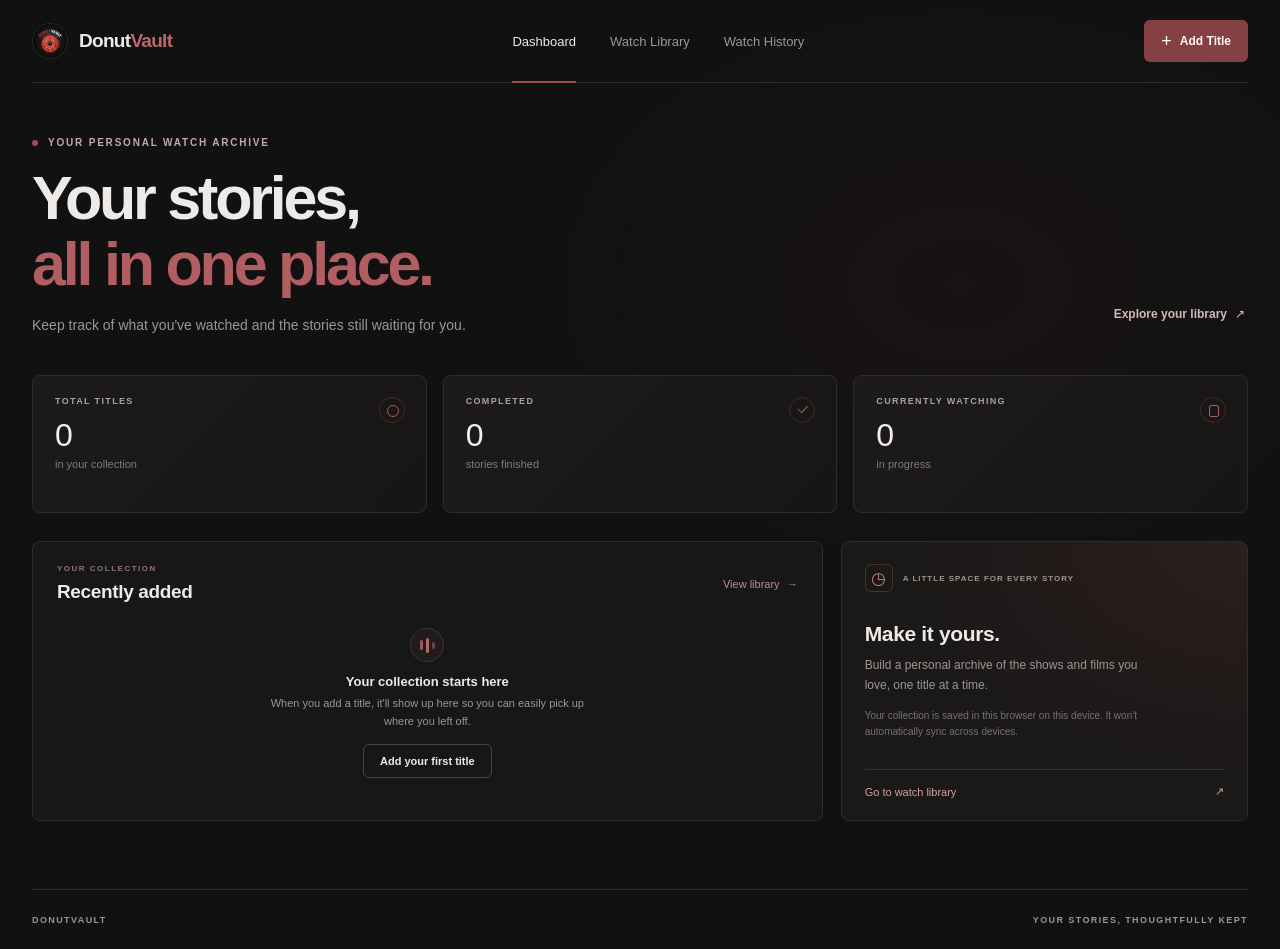
<file: index.html>
<!doctype html>
<html lang="en">
  <head>
    <meta charset="utf-8">
    <meta name="viewport" content="width=device-width, initial-scale=1">
    <meta name="theme-color" content="#111111">
    <meta name="description" content="Your personal home for the anime, films, and series you watch.">
    <title>Dashboard | DonutVault</title>
    <link rel="stylesheet" href="css/style.css">
    <script src="js/storage.js" defer></script>
    <script src="js/dashboard.js" defer></script>
  </head>
  <body>
    <div class="page-shell">
      <header class="site-header">
        <a class="brand" href="index.html" aria-label="DonutVault dashboard">
          <img class="brand__logo" src="logo.jfif" alt="">
          <span class="brand__name">Donut<span>Vault</span></span>
        </a>
        <nav class="primary-nav" aria-label="Main navigation">
          <a class="primary-nav__link primary-nav__link--active" href="index.html" aria-current="page">Dashboard</a>
          <a class="primary-nav__link" href="library.html">Watch Library</a>
          <a class="primary-nav__link" href="history.html">Watch History</a>
        </nav>
        <a class="button button--primary header-action" href="add-title.html">
          <span aria-hidden="true">+</span> Add Title
        </a>
      </header>

      <main class="dashboard-main">
        <section class="welcome" aria-labelledby="welcome-title">
          <div>
            <p class="eyebrow"><span class="eyebrow__dot"></span> YOUR PERSONAL WATCH ARCHIVE</p>
            <h1 id="welcome-title">Your stories,<br><span>all in one place.</span></h1>
            <p class="welcome__copy">Keep track of what you've watched and the stories still waiting for you.</p>
          </div>
          <a class="button button--quiet welcome__link" href="library.html">
            Explore your library <span aria-hidden="true">↗</span>
          </a>
        </section>

        <section class="stats-grid" aria-label="Collection summary">
          <article class="stat-card">
            <span class="stat-card__label">TOTAL TITLES</span>
            <strong class="stat-card__value" data-stat="total">0</strong>
            <span class="stat-card__detail">in your collection</span>
            <span class="stat-card__mark stat-card__mark--total" aria-hidden="true"></span>
          </article>
          <article class="stat-card">
            <span class="stat-card__label">COMPLETED</span>
            <strong class="stat-card__value" data-stat="completed">0</strong>
            <span class="stat-card__detail">stories finished</span>
            <span class="stat-card__mark stat-card__mark--complete" aria-hidden="true"></span>
          </article>
          <article class="stat-card">
            <span class="stat-card__label">CURRENTLY WATCHING</span>
            <strong class="stat-card__value" data-stat="watching">0</strong>
            <span class="stat-card__detail">in progress</span>
            <span class="stat-card__mark stat-card__mark--watching" aria-hidden="true"></span>
          </article>
        </section>

        <div class="dashboard-grid">
          <section class="panel recent-panel" aria-labelledby="recent-title">
            <div class="panel__heading">
              <div>
                <p class="eyebrow eyebrow--small">YOUR COLLECTION</p>
                <h2 id="recent-title">Recently added</h2>
              </div>
              <a class="text-link" href="library.html">View library <span aria-hidden="true">→</span></a>
            </div>
            <div id="recent-empty" class="empty-state">
              <div class="empty-state__icon" aria-hidden="true">
                <span></span><span></span><span></span>
              </div>
              <h3>Your collection starts here</h3>
              <p>When you add a title, it'll show up here so you can easily pick up where you left off.</p>
              <a class="button button--outline" href="add-title.html">Add your first title</a>
            </div>
            <div id="recent-list" class="recent-list" hidden></div>
            <p id="dashboard-error" class="library-error" role="alert" hidden></p>
          </section>

          <aside class="library-card" aria-labelledby="library-card-title">
            <div class="library-card__topline">
              <span class="library-card__icon" aria-hidden="true">◷</span>
              <span class="library-card__label">A LITTLE SPACE FOR EVERY STORY</span>
            </div>
            <div>
              <h2 id="library-card-title">Make it yours.</h2>
              <p>Build a personal archive of the shows and films you love, one title at a time.</p>
              <p class="storage-note">Your collection is saved in this browser on this device. It won't automatically sync across devices.</p>
            </div>
            <a class="library-card__link" href="library.html">Go to watch library <span aria-hidden="true">↗</span></a>
          </aside>
        </div>
      </main>

      <footer class="site-footer">
        <span>DONUTVAULT</span>
        <span>YOUR STORIES, THOUGHTFULLY KEPT</span>
      </footer>
    </div>
  </body>
</html>
</file>
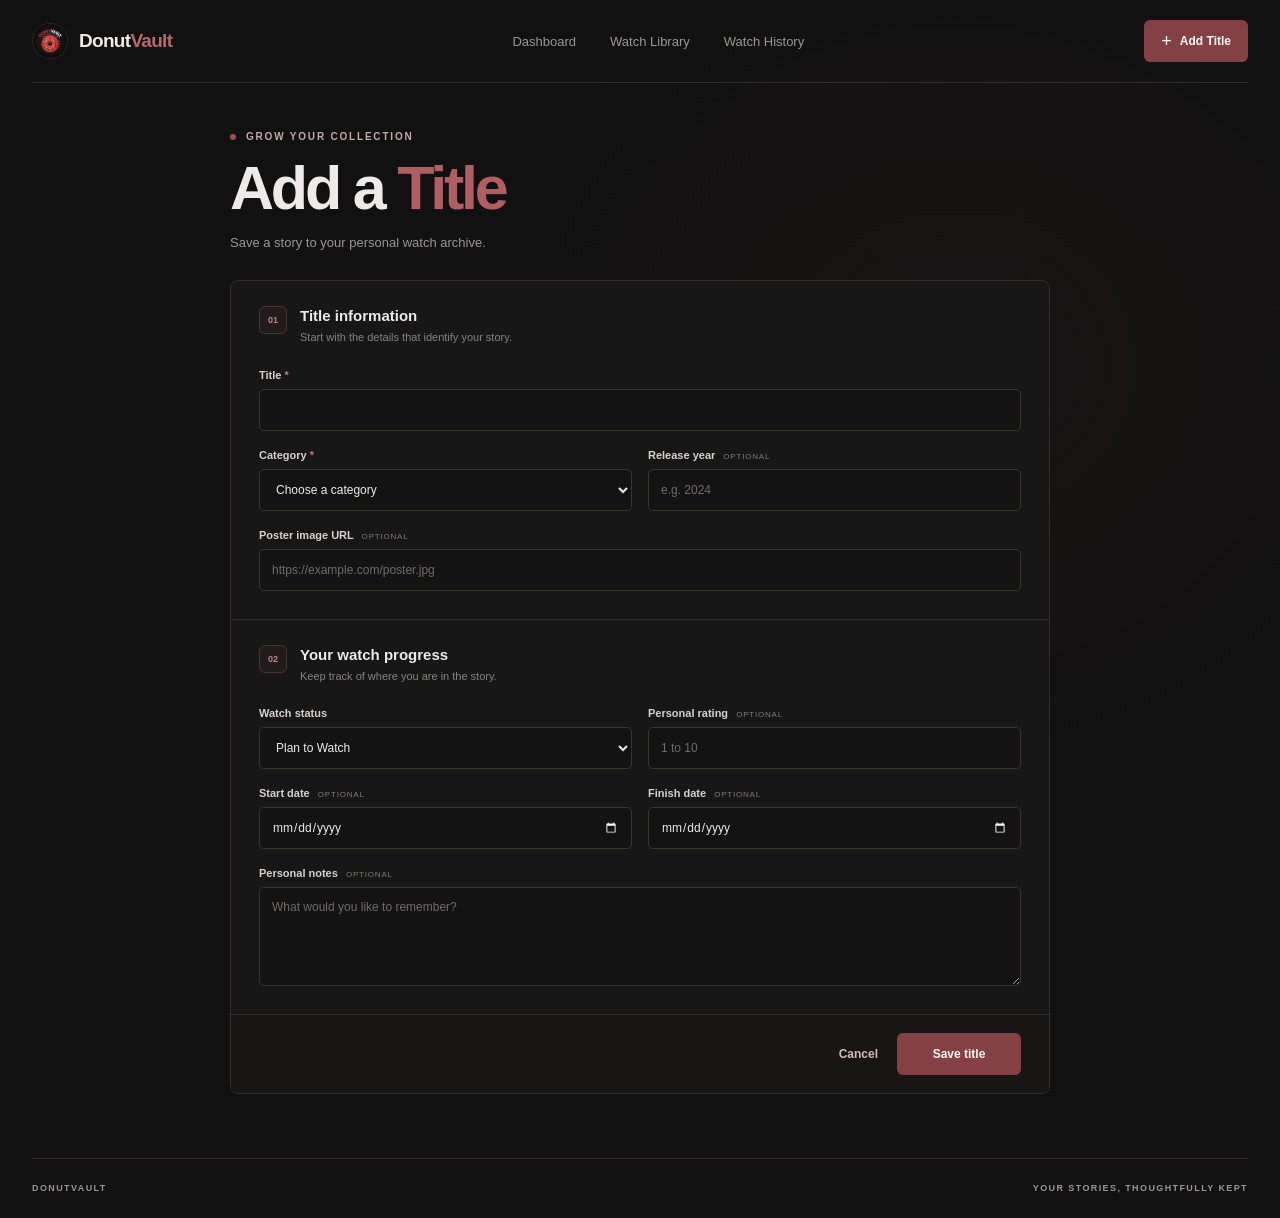
<file: add-title.html>
<!doctype html>
<html lang="en">
  <head>
    <meta charset="utf-8">
    <meta name="viewport" content="width=device-width, initial-scale=1">
    <meta name="theme-color" content="#111111">
    <meta name="description" content="Add or edit a title in your personal watch archive.">
    <title>Add a Title | DonutVault</title>
    <link rel="stylesheet" href="css/style.css">
    <script src="js/storage.js" defer></script>
    <script src="js/form.js" defer></script>
  </head>
  <body>
    <div class="page-shell">
      <header class="site-header">
        <a class="brand" href="index.html" aria-label="DonutVault dashboard">
          <img class="brand__logo" src="logo.jfif" alt="">
          <span class="brand__name">Donut<span>Vault</span></span>
        </a>
        <nav class="primary-nav" aria-label="Main navigation">
          <a class="primary-nav__link" href="index.html">Dashboard</a>
          <a class="primary-nav__link" href="library.html">Watch Library</a>
          <a class="primary-nav__link" href="history.html">Watch History</a>
        </nav>
        <a class="button button--primary header-action" href="add-title.html" aria-current="page">
          <span aria-hidden="true">+</span> Add Title
        </a>
      </header>
      <main class="form-main">
        <section class="form-heading" aria-labelledby="page-title">
          <p class="eyebrow"><span class="eyebrow__dot"></span> GROW YOUR COLLECTION</p>
          <h1 id="page-title">Add a <span>Title</span></h1>
          <p>Save a story to your personal watch archive.</p>
        </section>

        <div id="form-feedback" class="form-feedback" role="alert" hidden></div>
        <form id="title-form" class="title-form" novalidate>
          <div class="form-section">
            <div class="form-section__heading">
              <span class="form-section__number">01</span>
              <div>
                <h2>Title information</h2>
                <p>Start with the details that identify your story.</p>
              </div>
            </div>
            <div class="form-grid">
              <label class="form-field form-field--wide" for="title">
                <span>Title <span class="required-mark" aria-hidden="true">*</span></span>
                <input id="title" name="title" type="text" maxlength="160" autocomplete="off" required aria-describedby="title-error">
                <span id="title-error" class="field-error"></span>
              </label>
              <label class="form-field" for="category">
                <span>Category <span class="required-mark" aria-hidden="true">*</span></span>
                <select id="category" name="category" required aria-describedby="category-error">
                  <option value="">Choose a category</option>
                  <option>Anime Series</option>
                  <option>Anime Movies</option>
                  <option>English Movies</option>
                  <option>Tagalog Movies</option>
                  <option>Other Series</option>
                </select>
                <span id="category-error" class="field-error"></span>
              </label>
              <label class="form-field" for="year">
                <span>Release year <span class="optional-mark">OPTIONAL</span></span>
                <input id="year" name="year" type="number" min="1888" inputmode="numeric" placeholder="e.g. 2024" aria-describedby="year-error">
                <span id="year-error" class="field-error"></span>
              </label>
              <label class="form-field form-field--wide" for="posterUrl">
                <span>Poster image URL <span class="optional-mark">OPTIONAL</span></span>
                <input id="posterUrl" name="posterUrl" type="url" maxlength="2048" placeholder="https://example.com/poster.jpg" aria-describedby="posterUrl-error">
                <span id="posterUrl-error" class="field-error"></span>
              </label>
            </div>
          </div>

          <div class="form-section">
            <div class="form-section__heading">
              <span class="form-section__number">02</span>
              <div>
                <h2>Your watch progress</h2>
                <p>Keep track of where you are in the story.</p>
              </div>
            </div>
            <div class="form-grid">
              <label class="form-field" for="status">
                <span>Watch status</span>
                <select id="status" name="status" required>
                  <option>Plan to Watch</option>
                  <option>Currently Watching</option>
                  <option>Completed</option>
                  <option>On Hold</option>
                  <option>Dropped</option>
                </select>
              </label>
              <label class="form-field" for="rating">
                <span>Personal rating <span class="optional-mark">OPTIONAL</span></span>
                <input id="rating" name="rating" type="number" min="1" max="10" step="0.5" inputmode="decimal" placeholder="1 to 10" aria-describedby="rating-error">
                <span id="rating-error" class="field-error"></span>
              </label>
              <label class="form-field" for="startDate">
                <span>Start date <span class="optional-mark">OPTIONAL</span></span>
                <input id="startDate" name="startDate" type="date" aria-describedby="date-error">
              </label>
              <label class="form-field" for="finishDate">
                <span>Finish date <span class="optional-mark">OPTIONAL</span></span>
                <input id="finishDate" name="finishDate" type="date" aria-describedby="date-error">
              </label>
              <p id="date-error" class="field-error form-field--wide"></p>
              <label class="form-field form-field--wide" for="notes">
                <span>Personal notes <span class="optional-mark">OPTIONAL</span></span>
                <textarea id="notes" name="notes" rows="4" maxlength="2000" placeholder="What would you like to remember?"></textarea>
              </label>
            </div>
          </div>

          <div class="form-actions">
            <a class="button button--quiet" href="library.html">Cancel</a>
            <button class="button button--primary form-submit" type="submit">Save title</button>
          </div>
        </form>
      </main>
      <footer class="site-footer">
        <span>DONUTVAULT</span>
        <span>YOUR STORIES, THOUGHTFULLY KEPT</span>
      </footer>
    </div>
  </body>
</html>
</file>
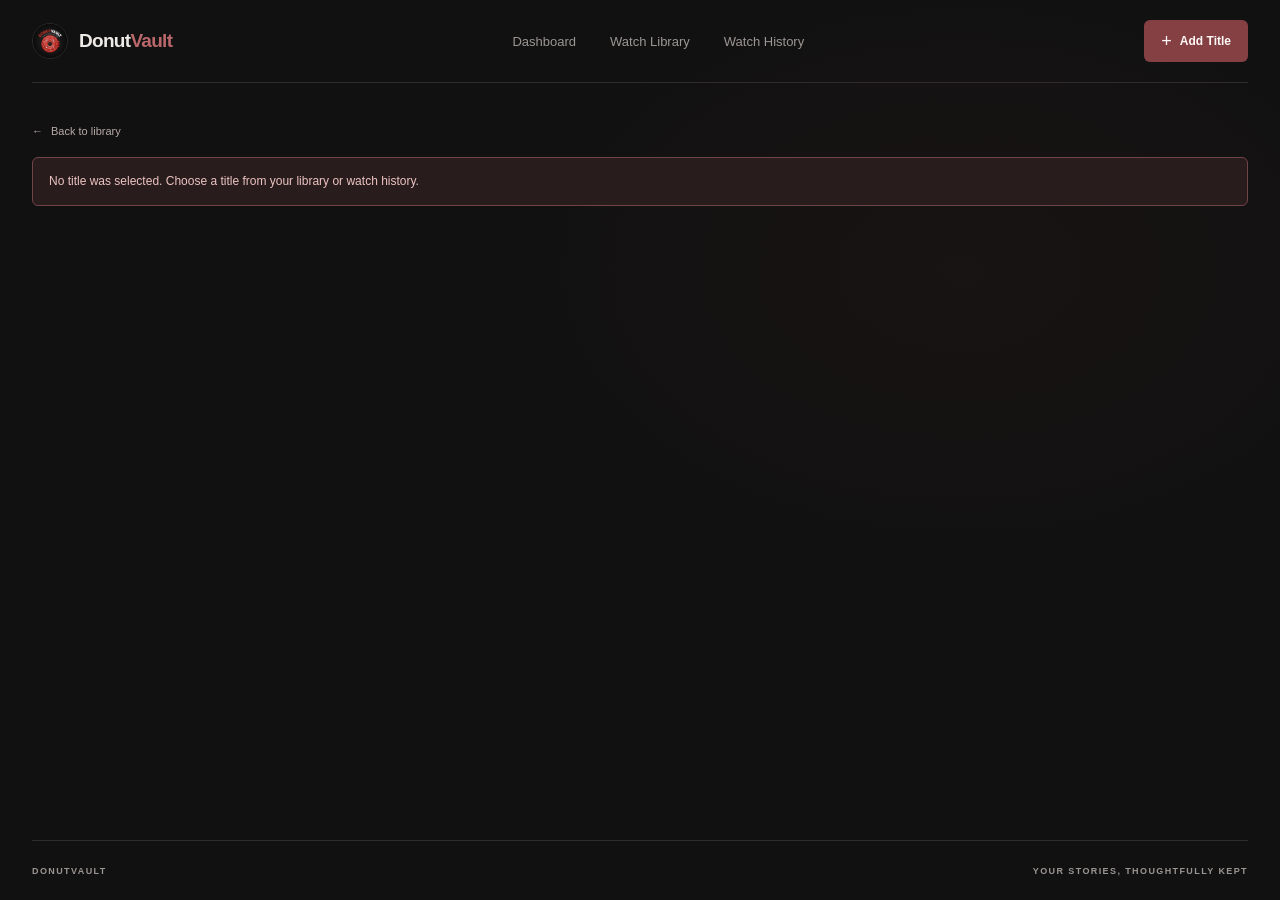
<file: details.html>
<!doctype html>
<html lang="en">
  <head>
    <meta charset="utf-8">
    <meta name="viewport" content="width=device-width, initial-scale=1">
    <meta name="theme-color" content="#111111">
    <meta name="description" content="View details about a title in your personal watch archive.">
    <title>Title Details | DonutVault</title>
    <link rel="stylesheet" href="css/style.css">
    <script src="js/storage.js" defer></script>
    <script src="js/details.js" defer></script>
  </head>
  <body>
    <div class="page-shell">
      <header class="site-header">
        <a class="brand" href="index.html" aria-label="DonutVault dashboard">
          <img class="brand__logo" src="logo.jfif" alt="">
          <span class="brand__name">Donut<span>Vault</span></span>
        </a>
        <nav class="primary-nav" aria-label="Main navigation">
          <a class="primary-nav__link" href="index.html">Dashboard</a>
          <a class="primary-nav__link" href="library.html">Watch Library</a>
          <a class="primary-nav__link" href="history.html">Watch History</a>
        </nav>
        <a class="button button--primary header-action" href="add-title.html">
          <span aria-hidden="true">+</span> Add Title
        </a>
      </header>

      <main class="details-main">
        <a class="back-link" href="library.html"><span aria-hidden="true">←</span> Back to library</a>
        <p id="details-error" class="library-error" role="alert" hidden></p>
        <article id="title-details" class="details-card" hidden>
          <div class="details-card__poster" id="details-poster"></div>
          <div class="details-card__content">
            <p class="eyebrow"><span class="eyebrow__dot"></span> TITLE DETAILS</p>
            <p class="details-card__category" id="details-category"></p>
            <h1 id="details-title"></h1>
            <div class="details-card__status">
              <span class="status-badge" id="details-status"></span>
              <span id="details-year" class="details-card__year"></span>
              <span id="details-rating" class="title-card__rating"></span>
            </div>
            <dl class="details-metadata">
              <div>
                <dt>Started watching</dt>
                <dd id="details-start-date"></dd>
              </div>
              <div>
                <dt>Finished watching</dt>
                <dd id="details-finish-date"></dd>
              </div>
            </dl>
            <section id="details-notes-section" class="details-notes" hidden>
              <h2>Personal notes</h2>
              <p id="details-notes"></p>
            </section>
            <div class="details-actions">
              <a id="details-edit" class="button button--primary" href="#">Edit title</a>
              <button id="details-delete" class="button button--danger" type="button">Delete title</button>
            </div>
            <p id="details-feedback" class="action-feedback" role="status" hidden></p>
          </div>
        </article>
      </main>

      <footer class="site-footer">
        <span>DONUTVAULT</span>
        <span>YOUR STORIES, THOUGHTFULLY KEPT</span>
      </footer>
    </div>
  </body>
</html>
</file>
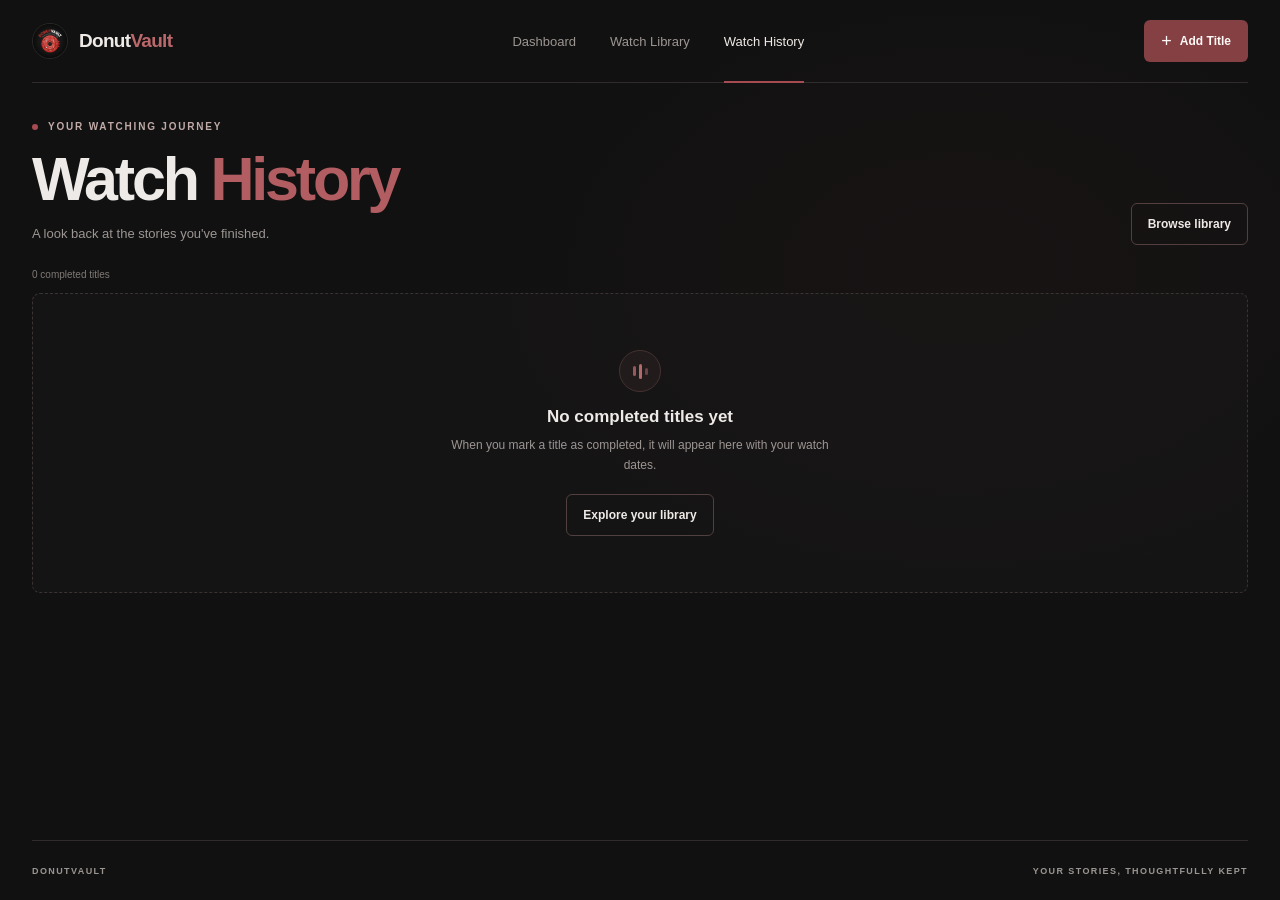
<file: history.html>
<!doctype html>
<html lang="en">
  <head>
    <meta charset="utf-8">
    <meta name="viewport" content="width=device-width, initial-scale=1">
    <meta name="theme-color" content="#111111">
    <meta name="description" content="Look back at the titles you have completed.">
    <title>Watch History | DonutVault</title>
    <link rel="stylesheet" href="css/style.css">
    <script src="js/storage.js" defer></script>
    <script src="js/history.js" defer></script>
  </head>
  <body>
    <div class="page-shell">
      <header class="site-header">
        <a class="brand" href="index.html" aria-label="DonutVault dashboard">
          <img class="brand__logo" src="logo.jfif" alt="">
          <span class="brand__name">Donut<span>Vault</span></span>
        </a>
        <nav class="primary-nav" aria-label="Main navigation">
          <a class="primary-nav__link" href="index.html">Dashboard</a>
          <a class="primary-nav__link" href="library.html">Watch Library</a>
          <a class="primary-nav__link primary-nav__link--active" href="history.html" aria-current="page">Watch History</a>
        </nav>
        <a class="button button--primary header-action" href="add-title.html">
          <span aria-hidden="true">+</span> Add Title
        </a>
      </header>

      <main class="history-main">
        <section class="library-heading" aria-labelledby="history-title">
          <div>
            <p class="eyebrow"><span class="eyebrow__dot"></span> YOUR WATCHING JOURNEY</p>
            <h1 id="history-title">Watch <span>History</span></h1>
            <p class="library-heading__copy">A look back at the stories you've finished.</p>
          </div>
          <a class="button button--outline" href="library.html">Browse library</a>
        </section>

        <p id="history-count" class="library-count" aria-live="polite"></p>
        <section id="history-list" class="history-list" aria-label="Completed titles"></section>
        <section id="history-empty" class="library-empty" aria-live="polite" hidden>
          <div class="empty-state__icon" aria-hidden="true">
            <span></span><span></span><span></span>
          </div>
          <h2 id="history-empty-title"></h2>
          <p id="history-empty-copy"></p>
          <a id="history-empty-action" class="button button--outline" href="library.html">Explore your library</a>
        </section>
        <p id="history-error" class="library-error" role="alert" hidden></p>
      </main>

      <footer class="site-footer">
        <span>DONUTVAULT</span>
        <span>YOUR STORIES, THOUGHTFULLY KEPT</span>
      </footer>
    </div>
  </body>
</html>
</file>
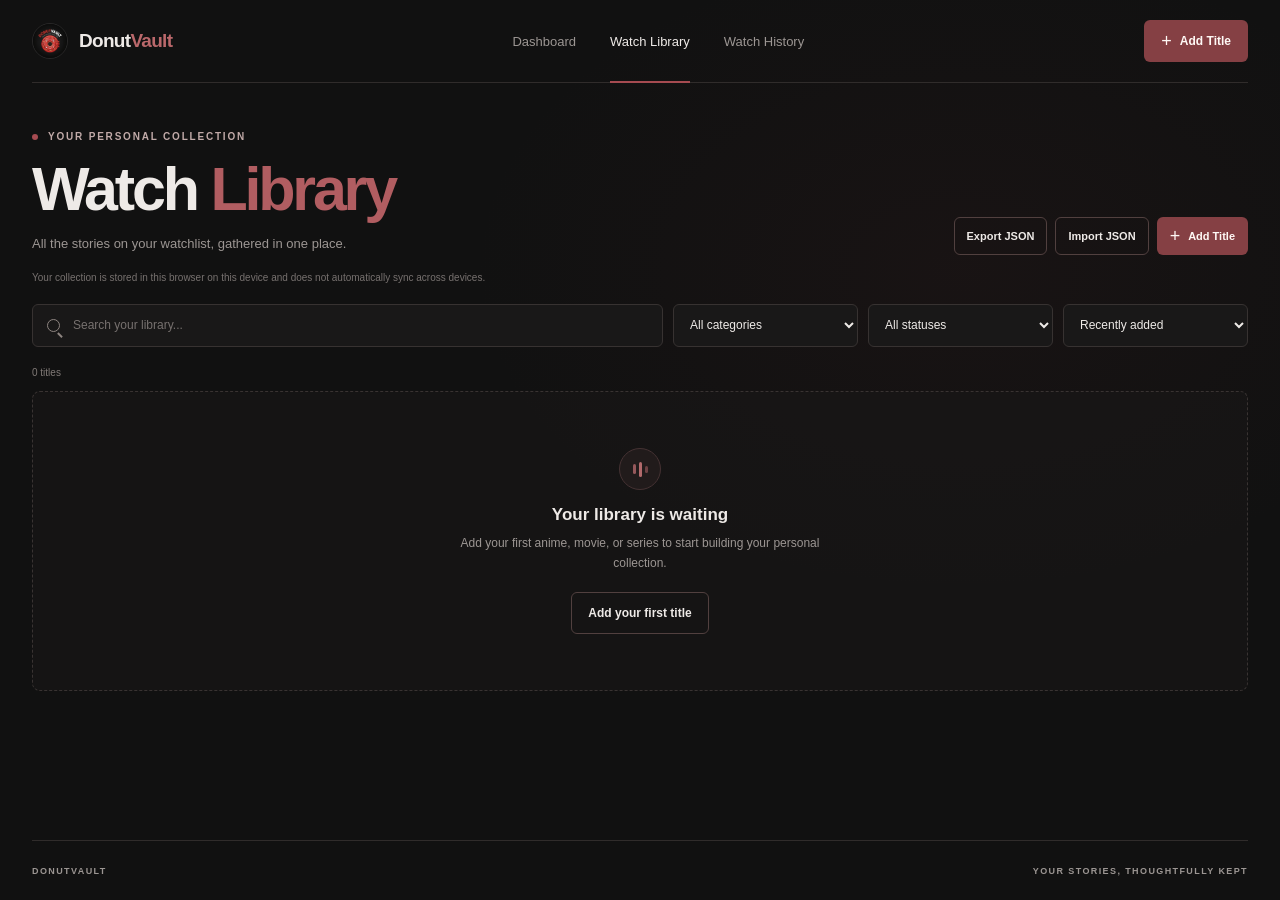
<file: library.html>
<!doctype html>
<html lang="en">
  <head>
    <meta charset="utf-8">
    <meta name="viewport" content="width=device-width, initial-scale=1">
    <meta name="theme-color" content="#111111">
    <meta name="description" content="Browse and organize your personal watch collection.">
    <title>Watch Library | DonutVault</title>
    <link rel="stylesheet" href="css/style.css">
    <script src="js/storage.js" defer></script>
    <script src="js/import-export.js" defer></script>
    <script src="js/library.js" defer></script>
  </head>
  <body>
    <div class="page-shell">
      <header class="site-header">
        <a class="brand" href="index.html" aria-label="DonutVault dashboard">
          <img class="brand__logo" src="logo.jfif" alt="">
          <span class="brand__name">Donut<span>Vault</span></span>
        </a>
        <nav class="primary-nav" aria-label="Main navigation">
          <a class="primary-nav__link" href="index.html">Dashboard</a>
          <a class="primary-nav__link primary-nav__link--active" href="library.html" aria-current="page">Watch Library</a>
          <a class="primary-nav__link" href="history.html">Watch History</a>
        </nav>
        <a class="button button--primary header-action" href="add-title.html">
          <span aria-hidden="true">+</span> Add Title
        </a>
      </header>

      <main class="library-main">
        <section class="library-heading" aria-labelledby="library-title">
          <div>
            <p class="eyebrow"><span class="eyebrow__dot"></span> YOUR PERSONAL COLLECTION</p>
            <h1 id="library-title">Watch <span>Library</span></h1>
            <p class="library-heading__copy">All the stories on your watchlist, gathered in one place.</p>
          </div>
          <div class="library-heading__actions">
            <button id="export-collection" class="button button--outline" type="button">Export JSON</button>
            <button id="choose-import" class="button button--outline" type="button">Import JSON</button>
            <input id="import-file" type="file" accept=".json,application/json" hidden tabindex="-1" aria-hidden="true">
            <a class="button button--primary" href="add-title.html"><span aria-hidden="true">+</span> Add Title</a>
          </div>
        </section>

        <p class="storage-notice">Your collection is stored in this browser on this device and does not automatically sync across devices.</p>
        <p id="transfer-feedback" class="action-feedback" role="status" hidden></p>

        <section class="library-toolbar" aria-label="Search and filter titles">
          <label class="search-field">
            <span class="search-field__icon" aria-hidden="true"></span>
            <span class="visually-hidden">Search titles</span>
            <input id="title-search" type="search" placeholder="Search your library..." autocomplete="off">
          </label>
          <label class="filter-field">
            <span class="visually-hidden">Filter by category</span>
            <select id="category-filter">
              <option value="">All categories</option>
              <option>Anime Series</option>
              <option>Anime Movies</option>
              <option>English Movies</option>
              <option>Tagalog Movies</option>
              <option>Other Series</option>
            </select>
          </label>
          <label class="filter-field">
            <span class="visually-hidden">Filter by status</span>
            <select id="status-filter">
              <option value="">All statuses</option>
              <option>Plan to Watch</option>
              <option>Currently Watching</option>
              <option>Completed</option>
              <option>On Hold</option>
              <option>Dropped</option>
            </select>
          </label>
          <label class="filter-field filter-field--sort">
            <span class="visually-hidden">Sort titles</span>
            <select id="sort-order">
              <option value="recent">Recently added</option>
              <option value="title">Title: A to Z</option>
              <option value="rating">Rating: high to low</option>
            </select>
          </label>
        </section>

        <p id="library-count" class="library-count" aria-live="polite"></p>
        <section id="title-grid" class="title-grid" aria-label="Titles in your library"></section>
        <p id="library-feedback" class="action-feedback" role="status" hidden></p>
        <section id="library-empty" class="library-empty" aria-live="polite" hidden>
          <div class="empty-state__icon" aria-hidden="true">
            <span></span><span></span><span></span>
          </div>
          <h2 id="empty-title"></h2>
          <p id="empty-copy"></p>
          <a id="empty-action" class="button button--outline" href="add-title.html"></a>
          <button id="clear-filters" class="button button--outline" type="button" hidden>Clear search and filters</button>
        </section>
        <p id="library-error" class="library-error" role="alert" hidden></p>
      </main>

      <footer class="site-footer">
        <span>DONUTVAULT</span>
        <span>YOUR STORIES, THOUGHTFULLY KEPT</span>
      </footer>
    </div>
  </body>
</html>
</file>
<file: css/style.css>
:root {
  color-scheme: dark;
  font-family: "Segoe UI", "Helvetica Neue", sans-serif;
  background: #111111;
  color: #eeeae7;
  font-synthesis: none;
  text-rendering: optimizeLegibility;

  --color-background: #111111;
  --color-surface: #191818;
  --color-surface-raised: #201d1c;
  --color-text: #eeeae7;
  --color-muted: #9c9693;
  --color-accent: #a64b51;
  --color-border: #302c2b;
}

* {
  box-sizing: border-box;
}

body {
  min-width: 320px;
  min-height: 100vh;
  margin: 0;
  background:
    radial-gradient(ellipse at 75% 30%, rgb(91 39 42 / 10%), transparent 36%),
    var(--color-background);
}

a {
  color: inherit;
}

.page-shell {
  display: flex;
  width: min(1440px, calc(100% - 64px));
  min-height: 100vh;
  margin: 0 auto;
  flex-direction: column;
}

.site-header,
.site-footer {
  display: flex;
  align-items: center;
  justify-content: space-between;
}

.site-header {
  min-height: 82px;
  gap: 32px;
  border-bottom: 1px solid var(--color-border);
}

.brand {
  display: inline-flex;
  flex: 0 0 auto;
  align-items: center;
  gap: 11px;
  text-decoration: none;
}

.brand__logo {
  width: 36px;
  height: 36px;
  border: 1px solid rgb(238 234 231 / 10%);
  border-radius: 50%;
  object-fit: cover;
}

.brand__name {
  font-size: 19px;
  font-weight: 650;
  letter-spacing: -0.7px;
}

.brand__name span {
  color: #ba686b;
}

.primary-nav {
  display: flex;
  height: 82px;
  align-items: stretch;
  justify-content: center;
  gap: 34px;
}

.primary-nav__link {
  position: relative;
  display: inline-flex;
  align-items: center;
  color: var(--color-muted);
  font-size: 13px;
  text-decoration: none;
  transition: color 160ms ease;
}

.primary-nav__link:hover,
.primary-nav__link--active {
  color: var(--color-text);
}

.primary-nav__link--active::after {
  position: absolute;
  right: 0;
  bottom: -1px;
  left: 0;
  height: 2px;
  background: var(--color-accent);
  content: "";
}

.button {
  display: inline-flex;
  min-height: 42px;
  align-items: center;
  justify-content: center;
  gap: 8px;
  padding: 0 16px;
  border: 1px solid transparent;
  border-radius: 6px;
  font: inherit;
  font-size: 12px;
  font-weight: 600;
  text-decoration: none;
  transition: background-color 160ms ease, border-color 160ms ease;
}

.button--primary {
  background: #854044;
  color: #fff8f5;
}

.button--primary:hover {
  background: #995057;
}

.button--primary > span {
  font-size: 18px;
  font-weight: 400;
  line-height: 1;
}

.button--outline {
  border-color: #51403f;
  background: transparent;
  color: var(--color-text);
}

.button--outline:hover {
  border-color: #8d5153;
  background: rgb(166 75 81 / 10%);
}

.dashboard-main {
  flex: 1;
  padding: 54px 0 68px;
}

.welcome {
  display: flex;
  align-items: end;
  justify-content: space-between;
  gap: 32px;
  margin-bottom: 38px;
}

.eyebrow {
  display: flex;
  align-items: center;
  gap: 10px;
  margin: 0 0 18px;
  color: #c1aaa8;
  font-size: 10px;
  font-weight: 650;
  letter-spacing: 1.8px;
}

.eyebrow__dot {
  width: 6px;
  height: 6px;
  flex: 0 0 auto;
  border-radius: 50%;
  background: var(--color-accent);
}

h1,
h2,
h3,
p {
  margin-top: 0;
}

h1 {
  margin-bottom: 15px;
  font-size: clamp(42px, 5vw, 61px);
  font-weight: 550;
  letter-spacing: -3.2px;
  line-height: 1.08;
}

h1 span {
  color: #b15d61;
}

.welcome__copy {
  max-width: 500px;
  margin-bottom: 0;
  color: var(--color-muted);
  font-size: 14px;
  line-height: 1.75;
}

.welcome__link {
  margin-bottom: 4px;
}

.button--quiet {
  min-height: 38px;
  padding: 0 2px;
  color: #d3b9b7;
  font-size: 12px;
}

.button--quiet:hover {
  color: #fff;
}

.stats-grid {
  display: grid;
  grid-template-columns: repeat(3, minmax(0, 1fr));
  gap: 16px;
  margin-bottom: 28px;
}

.stat-card {
  position: relative;
  display: flex;
  min-height: 138px;
  overflow: hidden;
  flex-direction: column;
  padding: 20px 22px;
  border: 1px solid var(--color-border);
  border-radius: 8px;
  background: linear-gradient(135deg, #1d1b1a, #171615);
}

.stat-card__label {
  color: #aaa19e;
  font-size: 9px;
  font-weight: 650;
  letter-spacing: 1.35px;
}

.stat-card__value {
  margin-top: 13px;
  color: #f2eeeb;
  font-size: 32px;
  font-weight: 500;
  letter-spacing: -1px;
  line-height: 1;
}

.stat-card__detail {
  margin-top: 7px;
  color: #817a77;
  font-size: 11px;
}

.stat-card__mark {
  position: absolute;
  top: 21px;
  right: 21px;
  width: 26px;
  height: 26px;
  border: 1px solid rgb(166 75 81 / 31%);
  border-radius: 50%;
}

.stat-card__mark::before,
.stat-card__mark::after {
  position: absolute;
  background: #a65c60;
  content: "";
}

.stat-card__mark--total::before {
  top: 7px;
  left: 7px;
  width: 10px;
  height: 10px;
  border: 1px solid #a65c60;
  border-radius: 50%;
  background: transparent;
}

.stat-card__mark--complete::before {
  top: 12px;
  left: 7px;
  width: 5px;
  height: 1px;
  transform: rotate(45deg);
}

.stat-card__mark--complete::after {
  top: 11px;
  left: 10px;
  width: 9px;
  height: 1px;
  transform: rotate(-48deg);
}

.stat-card__mark--watching::before {
  top: 7px;
  left: 8px;
  width: 8px;
  height: 10px;
  border: 1px solid #a65c60;
  border-radius: 2px;
  background: transparent;
}

.dashboard-grid {
  display: grid;
  grid-template-columns: minmax(0, 1.65fr) minmax(250px, 0.85fr);
  gap: 18px;
}

.panel,
.library-card {
  min-height: 280px;
  border: 1px solid var(--color-border);
  border-radius: 8px;
  background: rgb(25 24 24 / 88%);
}

.recent-panel {
  padding: 22px 24px;
}

.panel__heading {
  display: flex;
  align-items: center;
  justify-content: space-between;
  gap: 16px;
}

.eyebrow--small {
  margin-bottom: 8px;
  color: #8e7775;
  font-size: 8px;
  letter-spacing: 1.5px;
}

.panel__heading h2,
.library-card h2 {
  margin-bottom: 0;
  font-size: 19px;
  font-weight: 550;
  letter-spacing: -0.35px;
}

.text-link {
  color: #c58b8b;
  font-size: 11px;
  text-decoration: none;
  white-space: nowrap;
}

.text-link:hover,
.library-card__link:hover {
  color: #f0cbca;
}

.text-link span {
  margin-left: 4px;
}

.empty-state {
  display: flex;
  min-height: 190px;
  align-items: center;
  flex-direction: column;
  justify-content: center;
  padding: 18px 20px 8px;
  text-align: center;
}

.empty-state[hidden] {
  display: none;
}

.empty-state__icon {
  display: flex;
  width: 34px;
  height: 34px;
  align-items: center;
  justify-content: center;
  gap: 3px;
  margin-bottom: 12px;
  border: 1px solid #453233;
  border-radius: 50%;
  background: #211b1b;
}

.empty-state__icon span {
  width: 3px;
  height: 10px;
  border-radius: 3px;
  background: #96585b;
}

.empty-state__icon span:nth-child(2) {
  height: 15px;
  background: #b26a6c;
}

.empty-state__icon span:nth-child(3) {
  height: 7px;
  opacity: 0.65;
}

.empty-state h3 {
  margin-bottom: 6px;
  font-size: 13px;
  font-weight: 600;
}

.empty-state p {
  max-width: 330px;
  margin-bottom: 14px;
  color: var(--color-muted);
  font-size: 11px;
  line-height: 1.6;
}

.empty-state .button {
  min-height: 34px;
  font-size: 11px;
}

.library-card {
  display: flex;
  flex-direction: column;
  justify-content: space-between;
  padding: 22px 23px;
  background:
    radial-gradient(ellipse at 100% 0, rgb(122 54 57 / 18%), transparent 58%),
    #1b1918;
}

.library-card__topline {
  display: flex;
  align-items: center;
  gap: 10px;
}

.library-card__icon {
  display: grid;
  width: 28px;
  height: 28px;
  border: 1px solid #493234;
  border-radius: 6px;
  color: #c58082;
  font-size: 17px;
  place-items: center;
}

.library-card__label {
  color: #a29490;
  font-size: 8px;
  font-weight: 650;
  letter-spacing: 1px;
}

.library-card h2 {
  margin-bottom: 9px;
  font-size: 21px;
}

.library-card p {
  max-width: 300px;
  margin-bottom: 0;
  color: var(--color-muted);
  font-size: 12px;
  line-height: 1.7;
}

.library-card .storage-note {
  margin-top: 12px;
  color: #77716f;
  font-size: 10px;
  line-height: 1.6;
}

.library-card__link {
  display: flex;
  align-items: center;
  justify-content: space-between;
  padding-top: 15px;
  border-top: 1px solid #37302f;
  color: #d0a09f;
  font-size: 11px;
  text-decoration: none;
}

.placeholder-main {
  display: grid;
  flex: 1;
  padding: 64px 0;
  place-items: center;
}

.placeholder-card {
  width: min(100%, 620px);
  padding: 38px;
  border: 1px solid var(--color-border);
  border-radius: 8px;
  background: linear-gradient(145deg, #1d1b1a, #171615);
}

.placeholder-card h1 {
  margin-bottom: 14px;
  font-size: clamp(40px, 5vw, 58px);
}

.placeholder-card > p:not(.eyebrow) {
  margin-bottom: 24px;
  color: var(--color-muted);
  font-size: 14px;
  line-height: 1.75;
}

.library-main {
  flex: 1;
  padding: 48px 0 64px;
}

.library-heading {
  display: flex;
  align-items: end;
  justify-content: space-between;
  gap: 24px;
  margin-bottom: 30px;
}

.library-heading__actions {
  display: flex;
  align-items: center;
  flex-wrap: wrap;
  justify-content: flex-end;
  gap: 8px;
}

.library-heading__actions .button {
  min-height: 38px;
  padding: 0 12px;
  font-size: 11px;
}

.storage-notice {
  margin: -15px 0 18px;
  color: #77716f;
  font-size: 10px;
  line-height: 1.6;
}

.library-heading .eyebrow {
  margin-bottom: 15px;
}

.library-heading h1 {
  margin-bottom: 10px;
}

.library-heading__copy {
  margin-bottom: 0;
  color: var(--color-muted);
  font-size: 13px;
  line-height: 1.7;
}

.library-toolbar {
  display: grid;
  grid-template-columns: minmax(200px, 1fr) repeat(3, minmax(140px, 185px));
  gap: 10px;
  margin-bottom: 20px;
}

.search-field,
.filter-field {
  position: relative;
  display: flex;
  min-width: 0;
  min-height: 43px;
  align-items: center;
  border: 1px solid #373231;
  border-radius: 6px;
  background: #191818;
}

.search-field:focus-within,
.filter-field:focus-within {
  border-color: #895054;
}

.search-field__icon {
  position: absolute;
  left: 14px;
  width: 13px;
  height: 13px;
  border: 1.5px solid #8e8581;
  border-radius: 50%;
}

.search-field__icon::after {
  position: absolute;
  right: -5px;
  bottom: -3px;
  width: 6px;
  height: 1.5px;
  background: #8e8581;
  content: "";
  transform: rotate(45deg);
  transform-origin: left center;
}

.search-field input,
.filter-field select {
  width: 100%;
  min-width: 0;
  height: 41px;
  border: 0;
  outline: 0;
  background: transparent;
  color: var(--color-text);
  font: inherit;
  font-size: 12px;
}

.search-field input {
  padding: 0 12px 0 40px;
}

.search-field input::placeholder {
  color: #77716f;
  opacity: 1;
}

.filter-field select {
  padding: 0 30px 0 12px;
  cursor: pointer;
}

.filter-field option {
  background: #1b1918;
  color: var(--color-text);
}

.visually-hidden {
  position: absolute;
  width: 1px;
  height: 1px;
  overflow: hidden;
  clip: rect(0, 0, 0, 0);
  white-space: nowrap;
  clip-path: inset(50%);
}

.library-count {
  margin: 0 0 13px;
  color: #817a77;
  font-size: 10px;
}

.title-grid {
  display: grid;
  grid-template-columns: repeat(4, minmax(0, 1fr));
  gap: 16px;
}

.title-card {
  overflow: hidden;
  border: 1px solid var(--color-border);
  border-radius: 8px;
  background: linear-gradient(145deg, #1d1b1a, #171615);
}

.title-card__poster {
  display: grid;
  width: 100%;
  aspect-ratio: 3 / 4;
  overflow: hidden;
  background: #211e1d;
  place-items: center;
}

.title-card__details-link {
  display: block;
  color: inherit;
  text-decoration: none;
}

.title-card__details-link:focus-visible {
  outline-offset: -3px;
}

.title-card__poster img {
  width: 100%;
  height: 100%;
  object-fit: cover;
}

.title-card__poster--fallback {
  background:
    radial-gradient(ellipse at 60% 35%, rgb(166 75 81 / 17%), transparent 58%),
    linear-gradient(145deg, #272020, #191717 72%);
}

.title-card__poster--fallback span {
  color: rgb(202 153 151 / 72%);
  font-family: Georgia, serif;
  font-size: clamp(46px, 7vw, 82px);
  font-style: italic;
}

.title-card__body {
  padding: 13px 14px 14px;
}

.title-card__meta,
.title-card__footer {
  display: flex;
  align-items: center;
  justify-content: space-between;
  gap: 8px;
}

.title-card__category {
  overflow: hidden;
  color: #b79693;
  font-size: 9px;
  text-overflow: ellipsis;
  white-space: nowrap;
}

.title-card__year {
  flex: 0 0 auto;
  color: #8b8581;
  font-size: 10px;
}

.title-card__name {
  overflow: hidden;
  margin: 8px 0 13px;
  font-size: 14px;
  font-weight: 600;
  letter-spacing: -0.15px;
  text-overflow: ellipsis;
  white-space: nowrap;
}

.title-card__name a {
  color: inherit;
  text-decoration: none;
}

.title-card__name a:hover {
  color: #d7a2a2;
}

.status-badge {
  display: inline-flex;
  max-width: 100%;
  min-height: 22px;
  align-items: center;
  overflow: hidden;
  padding: 0 8px;
  border: 1px solid #453739;
  border-radius: 20px;
  background: #251e1f;
  color: #d3a5a3;
  font-size: 9px;
  text-overflow: ellipsis;
  white-space: nowrap;
}

.title-card__rating {
  flex: 0 0 auto;
  color: #d1af82;
  font-size: 10px;
}

.title-card__edit {
  flex: 0 0 auto;
  margin-left: auto;
  color: #c58b8b;
  font-size: 9px;
  text-decoration: none;
}

.title-card__edit:hover {
  color: #f0cbca;
}

.details-main,
.history-main {
  flex: 1;
  padding: 38px 0 64px;
}

.back-link {
  display: inline-flex;
  align-items: center;
  gap: 8px;
  margin-bottom: 20px;
  color: #b7aaa6;
  font-size: 11px;
  text-decoration: none;
}

.back-link:hover {
  color: var(--color-text);
}

.details-card {
  display: grid;
  grid-template-columns: minmax(220px, 0.7fr) minmax(0, 1.3fr);
  overflow: hidden;
  border: 1px solid var(--color-border);
  border-radius: 9px;
  background: linear-gradient(145deg, #1d1b1a, #171615);
}

.details-card[hidden] {
  display: none;
}

.details-card__poster {
  display: grid;
  min-height: 470px;
  overflow: hidden;
  background: #211e1d;
  place-items: center;
}

.details-card__poster img {
  width: 100%;
  height: 100%;
  min-height: 470px;
  object-fit: cover;
}

.details-card__poster--fallback {
  background:
    radial-gradient(ellipse at 60% 35%, rgb(166 75 81 / 17%), transparent 58%),
    linear-gradient(145deg, #272020, #191717 72%);
  color: rgb(202 153 151 / 72%);
  font-family: Georgia, serif;
  font-size: 130px;
  font-style: italic;
}

.details-card__content {
  min-width: 0;
  padding: 34px clamp(24px, 4vw, 48px);
}

.details-card__content .eyebrow {
  margin-bottom: 24px;
}

.details-card__category {
  margin-bottom: 8px;
  color: #bd8f8c;
  font-size: 11px;
}

.details-card__content h1 {
  overflow-wrap: anywhere;
  margin-bottom: 18px;
  font-size: clamp(32px, 4vw, 48px);
  letter-spacing: -2px;
}

.details-card__status {
  display: flex;
  align-items: center;
  flex-wrap: wrap;
  gap: 10px;
}

.details-card__year {
  color: #a7a09c;
  font-size: 11px;
}

.details-card__status .title-card__rating {
  font-size: 11px;
}

.details-metadata {
  display: grid;
  grid-template-columns: repeat(2, minmax(0, 1fr));
  gap: 14px;
  margin: 28px 0;
  padding: 20px 0;
  border-top: 1px solid #373231;
  border-bottom: 1px solid #373231;
}

.details-metadata div {
  min-width: 0;
}

.details-metadata dt {
  margin-bottom: 7px;
  color: #8d8581;
  font-size: 10px;
}

.details-metadata dd {
  margin: 0;
  color: #e2ddda;
  font-size: 12px;
}

.details-notes {
  margin: 0 0 26px;
}

.details-notes[hidden] {
  display: none;
}

.details-notes h2 {
  margin-bottom: 8px;
  font-size: 12px;
  font-weight: 600;
}

.details-notes p {
  margin-bottom: 0;
  color: #b1aaa6;
  font-size: 12px;
  line-height: 1.75;
  white-space: pre-wrap;
  overflow-wrap: anywhere;
}

.details-actions {
  display: flex;
  align-items: center;
  flex-wrap: wrap;
  gap: 10px;
}

.button--danger {
  border-color: #57383a;
  background: transparent;
  color: #d39a99;
  cursor: pointer;
}

.button--danger:hover {
  border-color: #8e4a4e;
  background: #2b1d1e;
}

.details-card__content .action-feedback {
  margin: 16px 0 0;
}

.history-main .library-heading {
  margin-bottom: 24px;
}

.history-list {
  display: flex;
  flex-direction: column;
  overflow: hidden;
  border: 1px solid var(--color-border);
  border-radius: 8px;
  background: rgb(25 24 24 / 88%);
}

.history-list[hidden] {
  display: none;
}

.history-item {
  display: flex;
  min-width: 0;
  align-items: center;
  gap: 16px;
  padding: 15px 18px;
}

.history-item + .history-item {
  border-top: 1px solid #302c2b;
}

.history-item__poster {
  display: grid;
  width: 54px;
  height: 70px;
  flex: 0 0 auto;
  overflow: hidden;
  border-radius: 4px;
  place-items: center;
}

.history-item__poster img {
  width: 100%;
  height: 100%;
  object-fit: cover;
}

.history-item__poster--fallback {
  border: 1px solid #463537;
  background: linear-gradient(145deg, #332224, #1a1717);
  color: #d3a6a4;
  font-family: Georgia, serif;
  font-size: 25px;
  font-style: italic;
}

.history-item__information {
  display: flex;
  min-width: 0;
  flex: 1;
  flex-direction: column;
  gap: 5px;
}

.history-item__information h2 {
  overflow: hidden;
  margin: 0;
  font-size: 14px;
  font-weight: 600;
  text-overflow: ellipsis;
  white-space: nowrap;
}

.history-item__information h2 a {
  color: inherit;
  text-decoration: none;
}

.history-item__information h2 a:hover {
  color: #d7a2a2;
}

.history-item__dates {
  display: flex;
  flex-wrap: wrap;
  gap: 6px 16px;
  color: #8d8581;
  font-size: 10px;
}

.library-empty {
  display: flex;
  min-height: 300px;
  align-items: center;
  flex-direction: column;
  justify-content: center;
  padding: 32px 20px;
  border: 1px dashed #393332;
  border-radius: 8px;
  background: rgb(25 24 24 / 60%);
  text-align: center;
}

.library-empty[hidden],
.library-error[hidden] {
  display: none;
}

.library-empty .empty-state__icon {
  width: 42px;
  height: 42px;
  margin-bottom: 15px;
}

.library-empty h2 {
  margin-bottom: 8px;
  font-size: 17px;
  font-weight: 550;
}

.library-empty p {
  max-width: 390px;
  margin-bottom: 18px;
  color: var(--color-muted);
  font-size: 12px;
  line-height: 1.7;
}

.library-empty .button[hidden] {
  display: none;
}

.library-error {
  padding: 14px 16px;
  border: 1px solid #714448;
  border-radius: 6px;
  background: #291c1d;
  color: #ecc4c1;
  font-size: 12px;
  line-height: 1.6;
}

.action-feedback {
  margin: 0 0 16px;
  padding: 12px 14px;
  border: 1px solid #405247;
  border-radius: 6px;
  background: #19231d;
  color: #b8d2bf;
  font-size: 12px;
}

.action-feedback[hidden] {
  display: none;
}

.action-feedback--error {
  border-color: #714448;
  background: #291c1d;
  color: #ecc4c1;
}

.recent-list {
  display: flex;
  flex-direction: column;
  margin-top: 16px;
}

.recent-list[hidden] {
  display: none;
}

.recent-item {
  display: flex;
  min-width: 0;
  align-items: center;
  gap: 12px;
  padding: 11px 2px;
  border-top: 1px solid #302c2b;
  text-decoration: none;
}

.recent-item:hover .recent-item__name {
  color: #d7a2a2;
}

.recent-item__artwork {
  display: grid;
  width: 43px;
  height: 54px;
  flex: 0 0 auto;
  overflow: hidden;
  border-radius: 4px;
  place-items: center;
}

.recent-item__artwork img {
  width: 100%;
  height: 100%;
  object-fit: cover;
}

.recent-item__artwork--fallback {
  border: 1px solid #463537;
  background: linear-gradient(145deg, #332224, #1a1717);
  color: #d3a6a4;
  font-family: Georgia, serif;
  font-size: 22px;
  font-style: italic;
}

.recent-item__details {
  display: flex;
  min-width: 0;
  flex: 1;
  flex-direction: column;
  gap: 5px;
}

.recent-item__name,
.recent-item__meta {
  overflow: hidden;
  text-overflow: ellipsis;
  white-space: nowrap;
}

.recent-item__name {
  font-size: 12px;
  font-weight: 600;
}

.recent-item__meta {
  color: var(--color-muted);
  font-size: 10px;
}

.recent-item__arrow {
  color: #a77776;
  font-size: 14px;
}

.form-main {
  width: min(820px, 100%);
  flex: 1;
  align-self: center;
  padding: 48px 0 64px;
}

.form-heading {
  margin-bottom: 26px;
}

.form-heading .eyebrow {
  margin-bottom: 14px;
}

.form-heading h1 {
  margin-bottom: 10px;
}

.form-heading > p:not(.eyebrow) {
  margin-bottom: 0;
  color: var(--color-muted);
  font-size: 13px;
  line-height: 1.7;
}

.form-feedback {
  margin-bottom: 18px;
  padding: 13px 15px;
  border: 1px solid #714448;
  border-radius: 6px;
  background: #291c1d;
  color: #ecc4c1;
  font-size: 12px;
  line-height: 1.6;
}

.form-feedback--success {
  border-color: #405247;
  background: #19231d;
  color: #b8d2bf;
}

.form-feedback[hidden] {
  display: none;
}

.title-form {
  overflow: hidden;
  border: 1px solid var(--color-border);
  border-radius: 8px;
  background: rgb(25 24 24 / 88%);
}

.form-section {
  padding: 25px 28px 28px;
}

.form-section + .form-section {
  border-top: 1px solid var(--color-border);
}

.form-section__heading {
  display: flex;
  align-items: flex-start;
  gap: 13px;
  margin-bottom: 22px;
}

.form-section__number {
  display: grid;
  width: 28px;
  height: 28px;
  flex: 0 0 auto;
  border: 1px solid #493234;
  border-radius: 6px;
  background: #211b1b;
  color: #c58082;
  font-size: 9px;
  font-weight: 650;
  place-items: center;
}

.form-section__heading h2 {
  margin: 1px 0 5px;
  font-size: 15px;
  font-weight: 600;
}

.form-section__heading p {
  margin-bottom: 0;
  color: #89817e;
  font-size: 11px;
  line-height: 1.6;
}

.form-grid {
  display: grid;
  grid-template-columns: repeat(2, minmax(0, 1fr));
  gap: 18px 16px;
}

.form-field {
  display: flex;
  min-width: 0;
  flex-direction: column;
  gap: 8px;
  color: #d7d1cd;
  font-size: 11px;
  font-weight: 550;
}

.form-field--wide {
  grid-column: 1 / -1;
}

.form-field input,
.form-field select,
.form-field textarea {
  width: 100%;
  min-height: 42px;
  padding: 10px 12px;
  border: 1px solid #393332;
  border-radius: 5px;
  outline: 0;
  background: #141313;
  color: var(--color-text);
  font: inherit;
  font-size: 12px;
  font-weight: 400;
}

.form-field textarea {
  min-height: 96px;
  resize: vertical;
  line-height: 1.6;
}

.form-field input:focus,
.form-field select:focus,
.form-field textarea:focus {
  border-color: #895054;
}

.form-field input::placeholder,
.form-field textarea::placeholder {
  color: #716b68;
  opacity: 1;
}

.form-field input[aria-invalid="true"],
.form-field select[aria-invalid="true"] {
  border-color: #a65359;
}

.required-mark {
  color: #ce797b;
}

.optional-mark {
  margin-left: 5px;
  color: #817a77;
  font-size: 8px;
  font-weight: 500;
  letter-spacing: 0.8px;
}

.field-error {
  min-height: 0;
  color: #df9291;
  font-size: 10px;
  font-weight: 400;
  line-height: 1.5;
}

.field-error:empty {
  display: none;
}

.form-actions {
  display: flex;
  align-items: center;
  justify-content: flex-end;
  gap: 16px;
  padding: 18px 28px;
  border-top: 1px solid var(--color-border);
  background: #171615;
}

.form-submit {
  min-width: 124px;
  cursor: pointer;
}

.form-submit:disabled {
  cursor: not-allowed;
  opacity: 0.55;
}

.site-footer {
  min-height: 60px;
  border-top: 1px solid var(--color-border);
  color: var(--color-muted);
  font-size: 9px;
  font-weight: 600;
  letter-spacing: 1.4px;
}

a:focus-visible {
  outline: 2px solid #c17b7d;
  outline-offset: 4px;
}

@media (max-width: 760px) {
  .page-shell {
    width: calc(100% - 40px);
  }

  .site-header {
    min-height: unset;
    flex-wrap: wrap;
    gap: 0 16px;
    padding-top: 16px;
  }

  .brand {
    margin-bottom: 14px;
  }

  .primary-nav {
    order: 3;
    width: 100%;
    height: 48px;
    justify-content: flex-start;
    gap: clamp(18px, 6vw, 34px);
    overflow-x: auto;
  }

  .primary-nav__link {
    flex: 0 0 auto;
    font-size: 12px;
  }

  .header-action {
    min-height: 36px;
    margin: 0 0 14px auto;
    padding: 0 12px;
    font-size: 11px;
  }

  .dashboard-main {
    padding: 40px 0 48px;
  }

  .welcome {
    align-items: flex-start;
    flex-direction: column;
    gap: 18px;
    margin-bottom: 26px;
  }

  .welcome .eyebrow {
    margin-bottom: 15px;
  }

  h1 {
    font-size: clamp(42px, 9vw, 58px);
  }

  .welcome__copy {
    max-width: 460px;
    font-size: 13px;
  }

  .stats-grid {
    gap: 10px;
    margin-bottom: 18px;
  }

  .stat-card {
    min-height: 122px;
    padding: 16px 14px;
  }

  .stat-card__label {
    max-width: 95px;
    font-size: 8px;
    line-height: 1.5;
  }

  .stat-card__mark {
    top: 14px;
    right: 12px;
    width: 22px;
    height: 22px;
  }

  .dashboard-grid {
    grid-template-columns: 1fr;
  }

  .library-card {
    min-height: 210px;
  }

  .details-card {
    grid-template-columns: minmax(160px, 0.65fr) minmax(0, 1.35fr);
  }

  .details-card__poster,
  .details-card__poster img {
    min-height: 390px;
  }

  .details-card__content {
    padding: 28px 22px;
  }

  .library-main {
    padding: 38px 0 48px;
  }

  .form-main {
    padding: 38px 0 48px;
  }

  .library-heading {
    align-items: flex-start;
  }

  .library-heading__actions {
    justify-content: flex-start;
  }

  .library-toolbar {
    grid-template-columns: repeat(2, minmax(0, 1fr));
  }

  .search-field {
    grid-column: 1 / -1;
  }

  .title-grid {
    grid-template-columns: repeat(3, minmax(0, 1fr));
    gap: 12px;
  }
}

@media (max-width: 460px) {
  .page-shell {
    width: calc(100% - 32px);
  }

  .primary-nav {
    gap: 22px;
  }

  .stats-grid {
    grid-template-columns: 1fr;
  }

  .stat-card {
    min-height: 104px;
  }

  .stat-card__value {
    margin-top: 8px;
    font-size: 28px;
  }

  .stat-card__detail {
    margin-top: 4px;
  }

  .recent-panel {
    padding: 20px 16px;
  }

  .panel__heading h2 {
    font-size: 17px;
  }

  .text-link {
    font-size: 10px;
  }

  .site-footer {
    gap: 12px;
    font-size: 8px;
    letter-spacing: 0.8px;
  }

  .library-heading {
    flex-direction: column;
    gap: 16px;
  }

  .library-heading__actions {
    width: 100%;
    justify-content: flex-start;
  }

  .details-main,
  .history-main {
    padding: 30px 0 48px;
  }

  .details-card {
    grid-template-columns: 1fr;
  }

  .details-card__poster,
  .details-card__poster img {
    min-height: 0;
    max-height: 420px;
    aspect-ratio: 3 / 2;
  }

  .details-card__content {
    padding: 24px 20px;
  }

  .details-metadata {
    gap: 12px;
  }

  .history-item {
    gap: 11px;
    padding: 13px 12px;
  }

  .history-item__poster {
    width: 44px;
    height: 58px;
  }

  .history-item > .status-badge {
    font-size: 8px;
    padding: 0 6px;
  }

  .history-item__dates {
    flex-direction: column;
    gap: 4px;
  }

  .form-section {
    padding: 22px 18px 24px;
  }

  .form-actions {
    padding: 16px 18px;
  }

  .library-toolbar {
    grid-template-columns: 1fr 1fr;
    gap: 8px;
  }

  .filter-field select {
    padding-left: 9px;
    font-size: 10px;
  }

  .title-grid {
    grid-template-columns: repeat(2, minmax(0, 1fr));
    gap: 10px;
  }

  .title-card__body {
    padding: 11px 10px 12px;
  }

  .title-card__category,
  .status-badge {
    font-size: 8px;
  }

  .placeholder-card {
    padding: 26px 22px;
  }
}

@media (prefers-reduced-motion: reduce) {
  *,
  *::before,
  *::after {
    scroll-behavior: auto !important;
    animation-duration: 0.01ms !important;
    animation-iteration-count: 1 !important;
    transition-duration: 0.01ms !important;
  }
}
</file>
